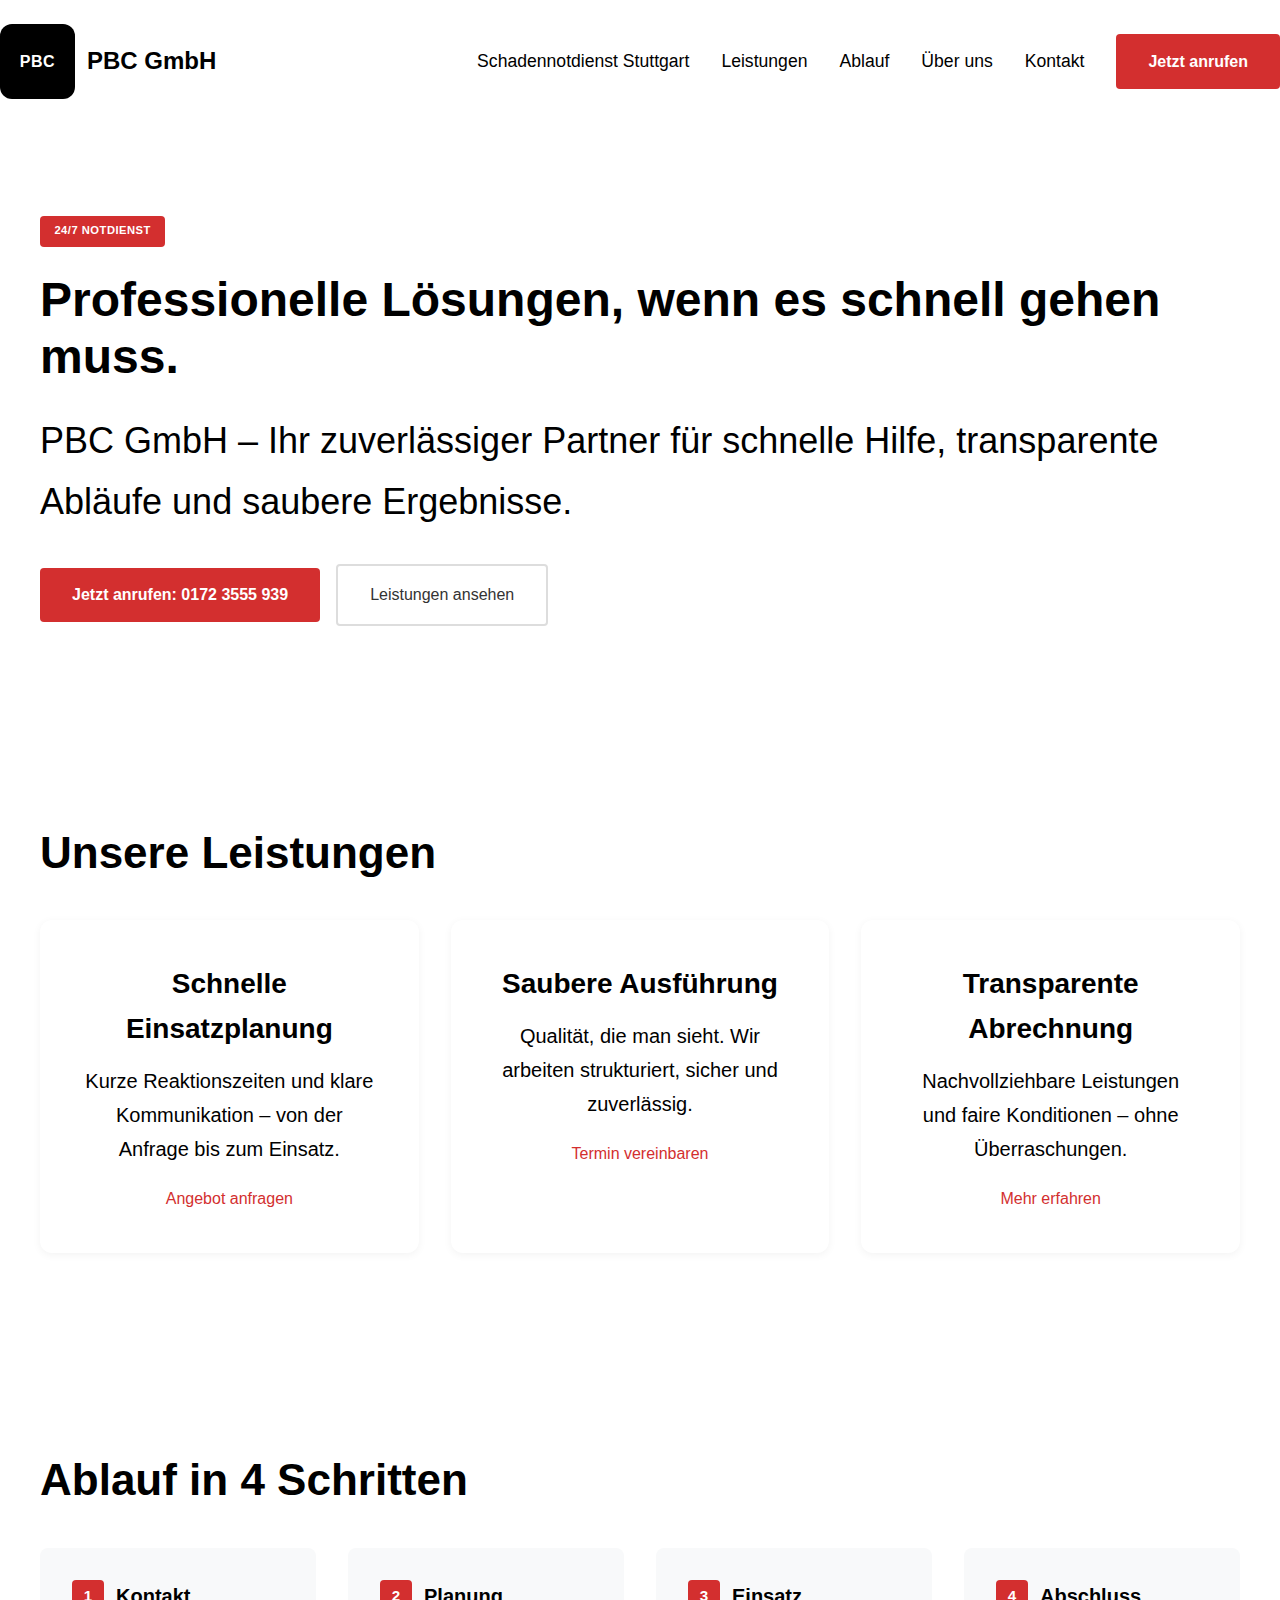
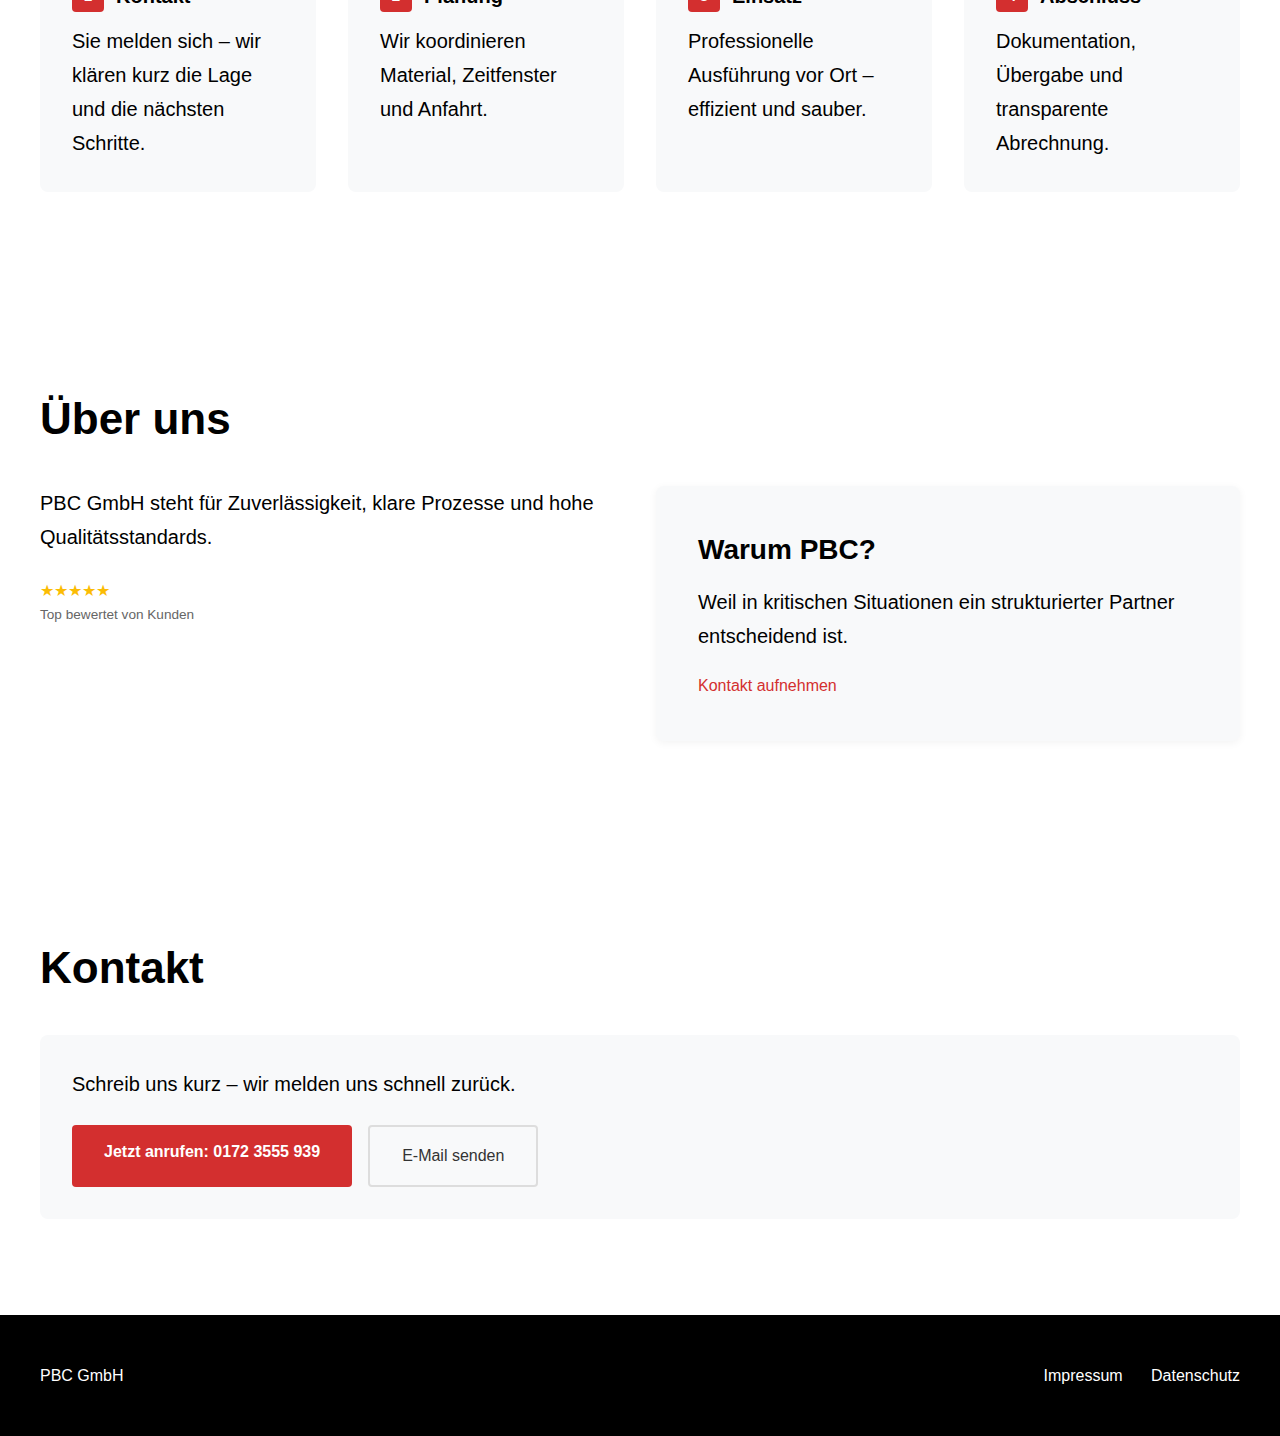
<file: index.html>
<!doctype html>
<html lang="de">
  <head>
    <meta charset="UTF-8" />
    <meta name="viewport" content="width=device-width, initial-scale=1.0" />
    <title>PBC GmbH</title>
    <link rel="stylesheet" href="./styles.css" />
  </head>
  <body>
    <header class="header" id="site-header">
      <div class="container header-content">
        <a class="logo" href="#top" aria-label="PBC GmbH">
          <span class="logo-mark" aria-hidden="true">PBC</span>
          <span class="logo-text">PBC GmbH</span>
        </a>

        <nav class="desktop-nav" aria-label="Hauptnavigation">
          <a class="nav-link" href="/schadennotdienst-stuttgart/">Schadennotdienst Stuttgart</a>
          <a class="nav-link" href="#leistungen">Leistungen</a>
          <a class="nav-link" href="#ablauf">Ablauf</a>
          <a class="nav-link" href="#ueber-uns">Über uns</a>
          <a class="nav-link" href="#kontakt">Kontakt</a>
          <a class="btn btn-primary" href="tel:+491723555939">Jetzt anrufen</a>
        </nav>

        <button class="hamburger" id="hamburger" aria-label="Menü" aria-expanded="false" aria-controls="mobile-menu">
          <span class="bar"></span>
          <span class="bar"></span>
          <span class="bar"></span>
        </button>
      </div>

      <div class="mobile-menu" id="mobile-menu">
        <a class="mobile-link" href="/schadennotdienst-stuttgart/">Schadennotdienst Stuttgart</a>
        <a class="mobile-link" href="#leistungen">Leistungen</a>
        <a class="mobile-link" href="#ablauf">Ablauf</a>
        <a class="mobile-link" href="#ueber-uns">Über uns</a>
        <a class="mobile-link" href="#kontakt">Kontakt</a>
        <div class="mobile-cta">
          <a class="btn btn-primary" href="tel:+491723555939">Jetzt anrufen: 0172 3555 939</a>
        </div>
      </div>
    </header>

    <main id="top">
      <section class="hero section">
        <div class="container">
          <span class="badge">24/7 Notdienst</span>
          <h1>Professionelle Lösungen, wenn es schnell gehen muss.</h1>
          <p class="hero-lead">
            PBC GmbH – Ihr zuverlässiger Partner für schnelle Hilfe, transparente Abläufe und saubere Ergebnisse.
          </p>
          <div class="hero-actions">
            <a class="btn btn-primary" href="tel:+491723555939">Jetzt anrufen: 0172 3555 939</a>
            <a class="btn btn-secondary" href="#leistungen">Leistungen ansehen</a>
          </div>
        </div>
      </section>

      <section class="section" id="leistungen">
        <div class="container">
          <h2>Unsere Leistungen</h2>
          <div class="grid grid-3 services-grid">
            <article class="card service-card">
              <h3>Schnelle Einsatzplanung</h3>
              <p>Kurze Reaktionszeiten und klare Kommunikation – von der Anfrage bis zum Einsatz.</p>
              <a class="text-link" href="#kontakt">Angebot anfragen</a>
            </article>
            <article class="card service-card">
              <h3>Saubere Ausführung</h3>
              <p>Qualität, die man sieht. Wir arbeiten strukturiert, sicher und zuverlässig.</p>
              <a class="text-link" href="#kontakt">Termin vereinbaren</a>
            </article>
            <article class="card service-card">
              <h3>Transparente Abrechnung</h3>
              <p>Nachvollziehbare Leistungen und faire Konditionen – ohne Überraschungen.</p>
              <a class="text-link" href="#kontakt">Mehr erfahren</a>
            </article>
          </div>
        </div>
      </section>

      <section class="section" id="ablauf">
        <div class="container">
          <h2>Ablauf in 4 Schritten</h2>
          <div class="grid grid-4 steps-grid">
            <div class="step-card">
              <div class="step-title"><span class="step-number">1</span><span>Kontakt</span></div>
              <p>Sie melden sich – wir klären kurz die Lage und die nächsten Schritte.</p>
            </div>
            <div class="step-card">
              <div class="step-title"><span class="step-number">2</span><span>Planung</span></div>
              <p>Wir koordinieren Material, Zeitfenster und Anfahrt.</p>
            </div>
            <div class="step-card">
              <div class="step-title"><span class="step-number">3</span><span>Einsatz</span></div>
              <p>Professionelle Ausführung vor Ort – effizient und sauber.</p>
            </div>
            <div class="step-card">
              <div class="step-title"><span class="step-number">4</span><span>Abschluss</span></div>
              <p>Dokumentation, Übergabe und transparente Abrechnung.</p>
            </div>
          </div>
        </div>
      </section>

      <section class="section" id="ueber-uns">
        <div class="container">
          <h2>Über uns</h2>
          <div class="grid grid-2 about-grid">
            <div>
              <p>
                PBC GmbH steht für Zuverlässigkeit, klare Prozesse und hohe Qualitätsstandards.
              </p>
              <div class="ratings">
                <div class="stars" aria-label="Bewertung">★★★★★</div>
                <div class="rating-text">Top bewertet von Kunden</div>
              </div>
            </div>
            <div class="card problem-card">
              <h3>Warum PBC?</h3>
              <p>Weil in kritischen Situationen ein strukturierter Partner entscheidend ist.</p>
              <a class="text-link" href="#kontakt">Kontakt aufnehmen</a>
            </div>
          </div>
        </div>
      </section>

      <section class="section" id="kontakt">
        <div class="container">
          <h2>Kontakt</h2>
          <div class="contact-card">
            <p class="contact-lead">Schreib uns kurz – wir melden uns schnell zurück.</p>
            <div class="contact-actions">
              <a class="btn btn-primary" href="tel:+491723555939">Jetzt anrufen: 0172 3555 939</a>
              <a class="btn btn-secondary" href="mailto:info@pbc-notdienst.de">E-Mail senden</a>
            </div>
          </div>
        </div>
      </section>
    </main>

    <footer class="footer">
      <div class="container footer-content">
        <div class="footer-brand">PBC GmbH</div>
        <div class="footer-links">
          <a href="#">Impressum</a>
          <a href="#">Datenschutz</a>
        </div>
      </div>
    </footer>

    <script src="./script.js"></script>
  </body>
</html>
</file>
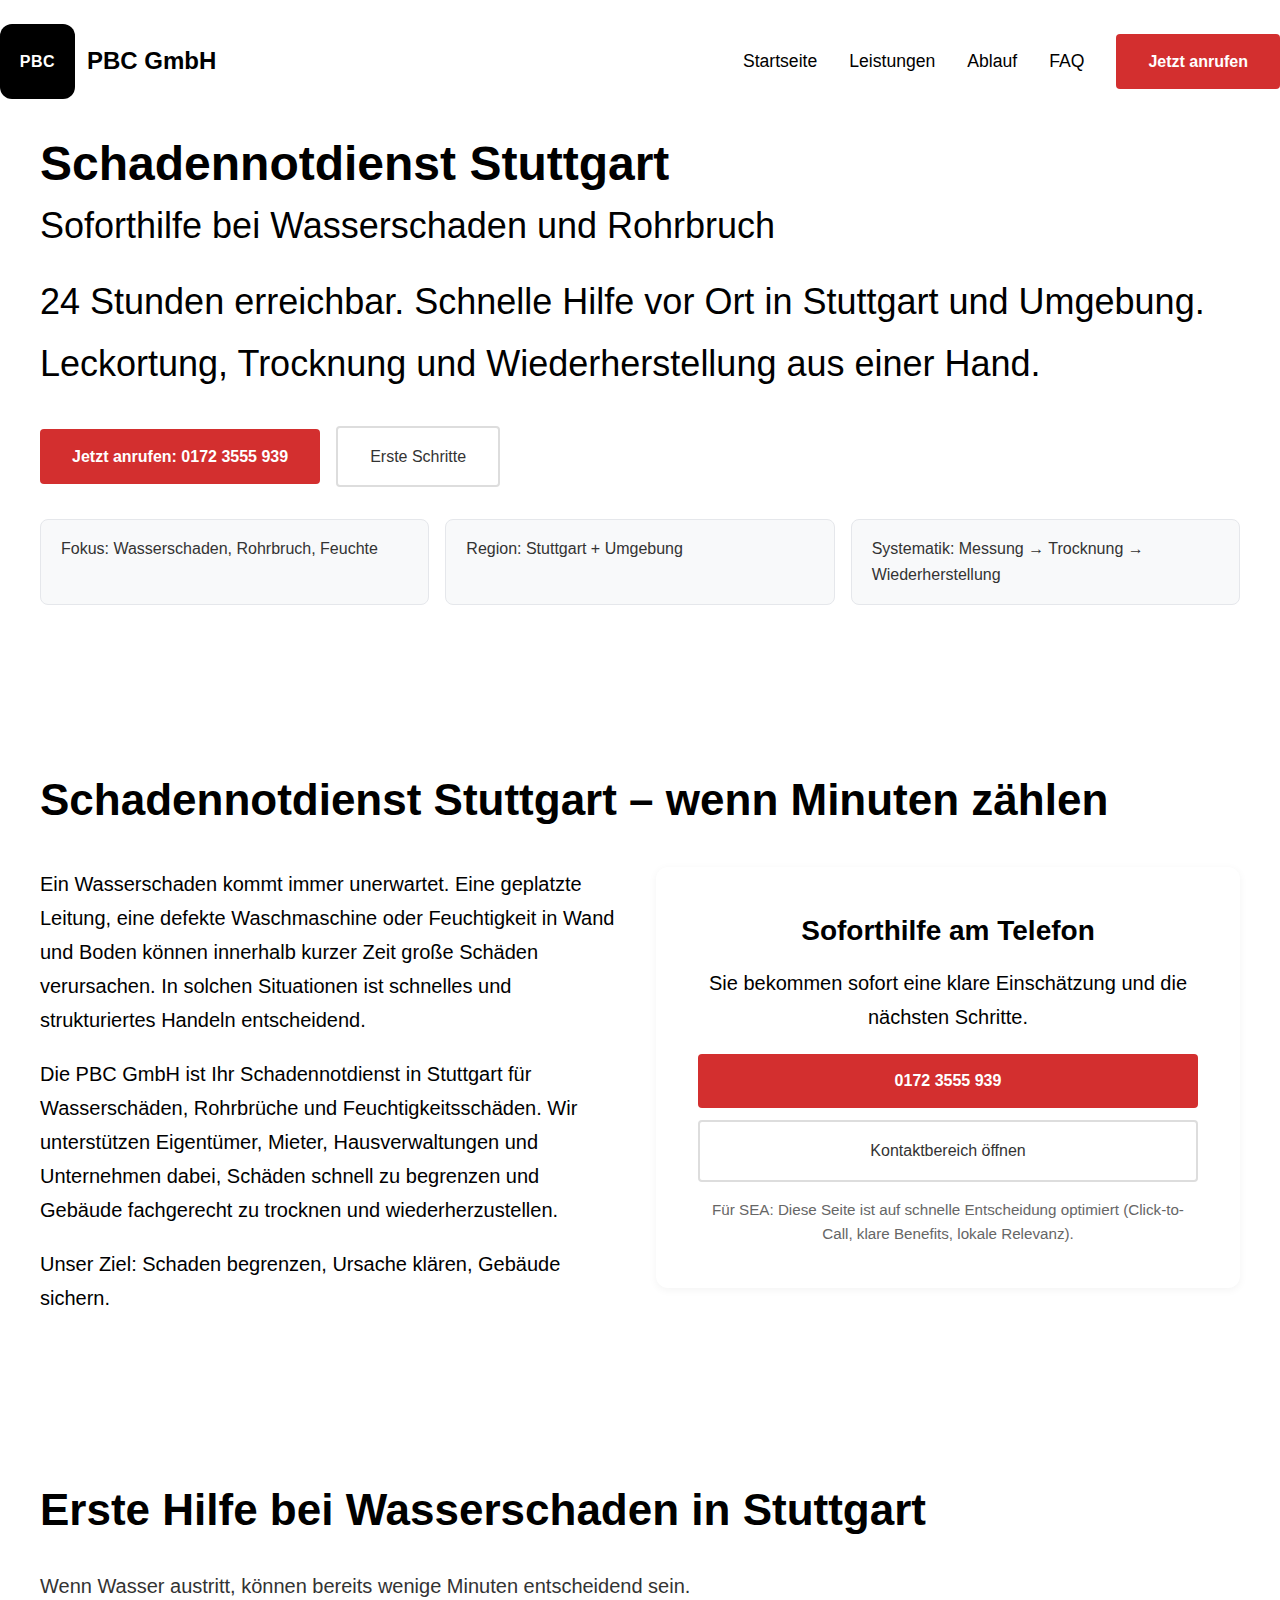
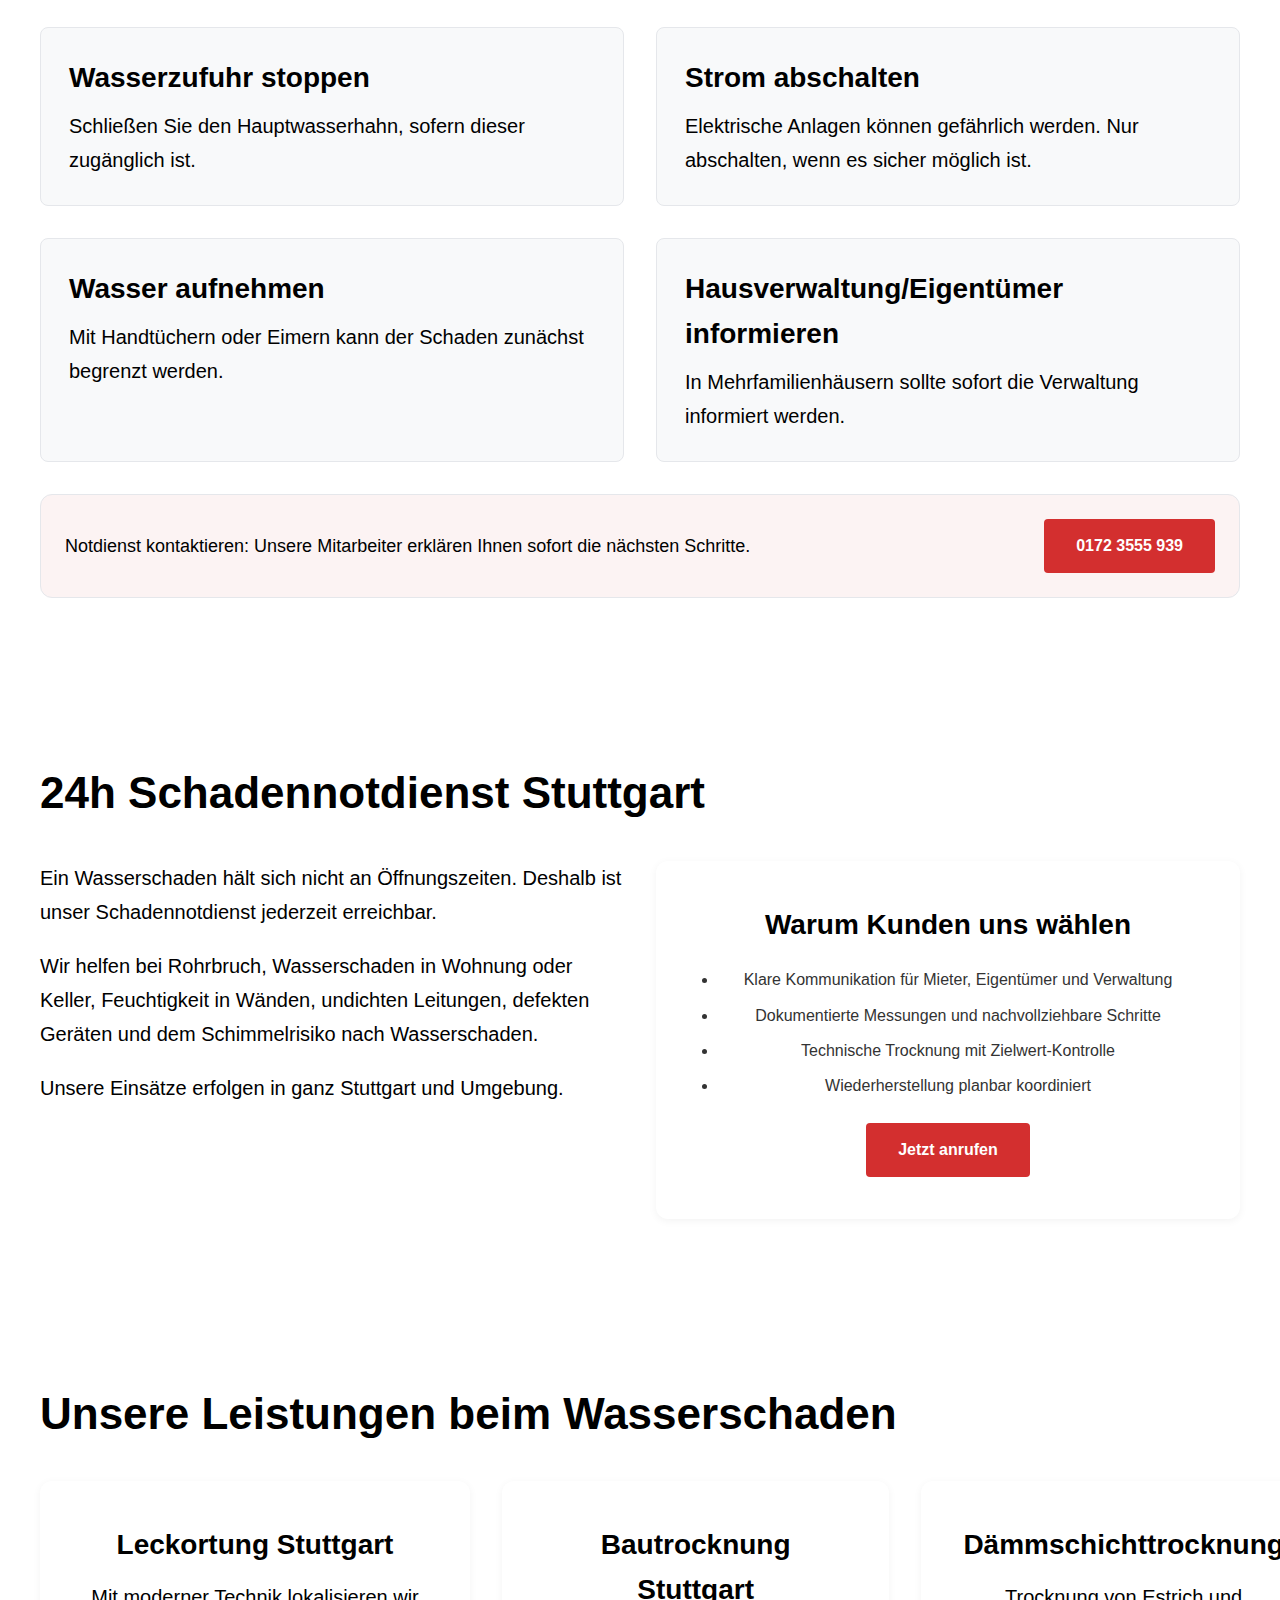
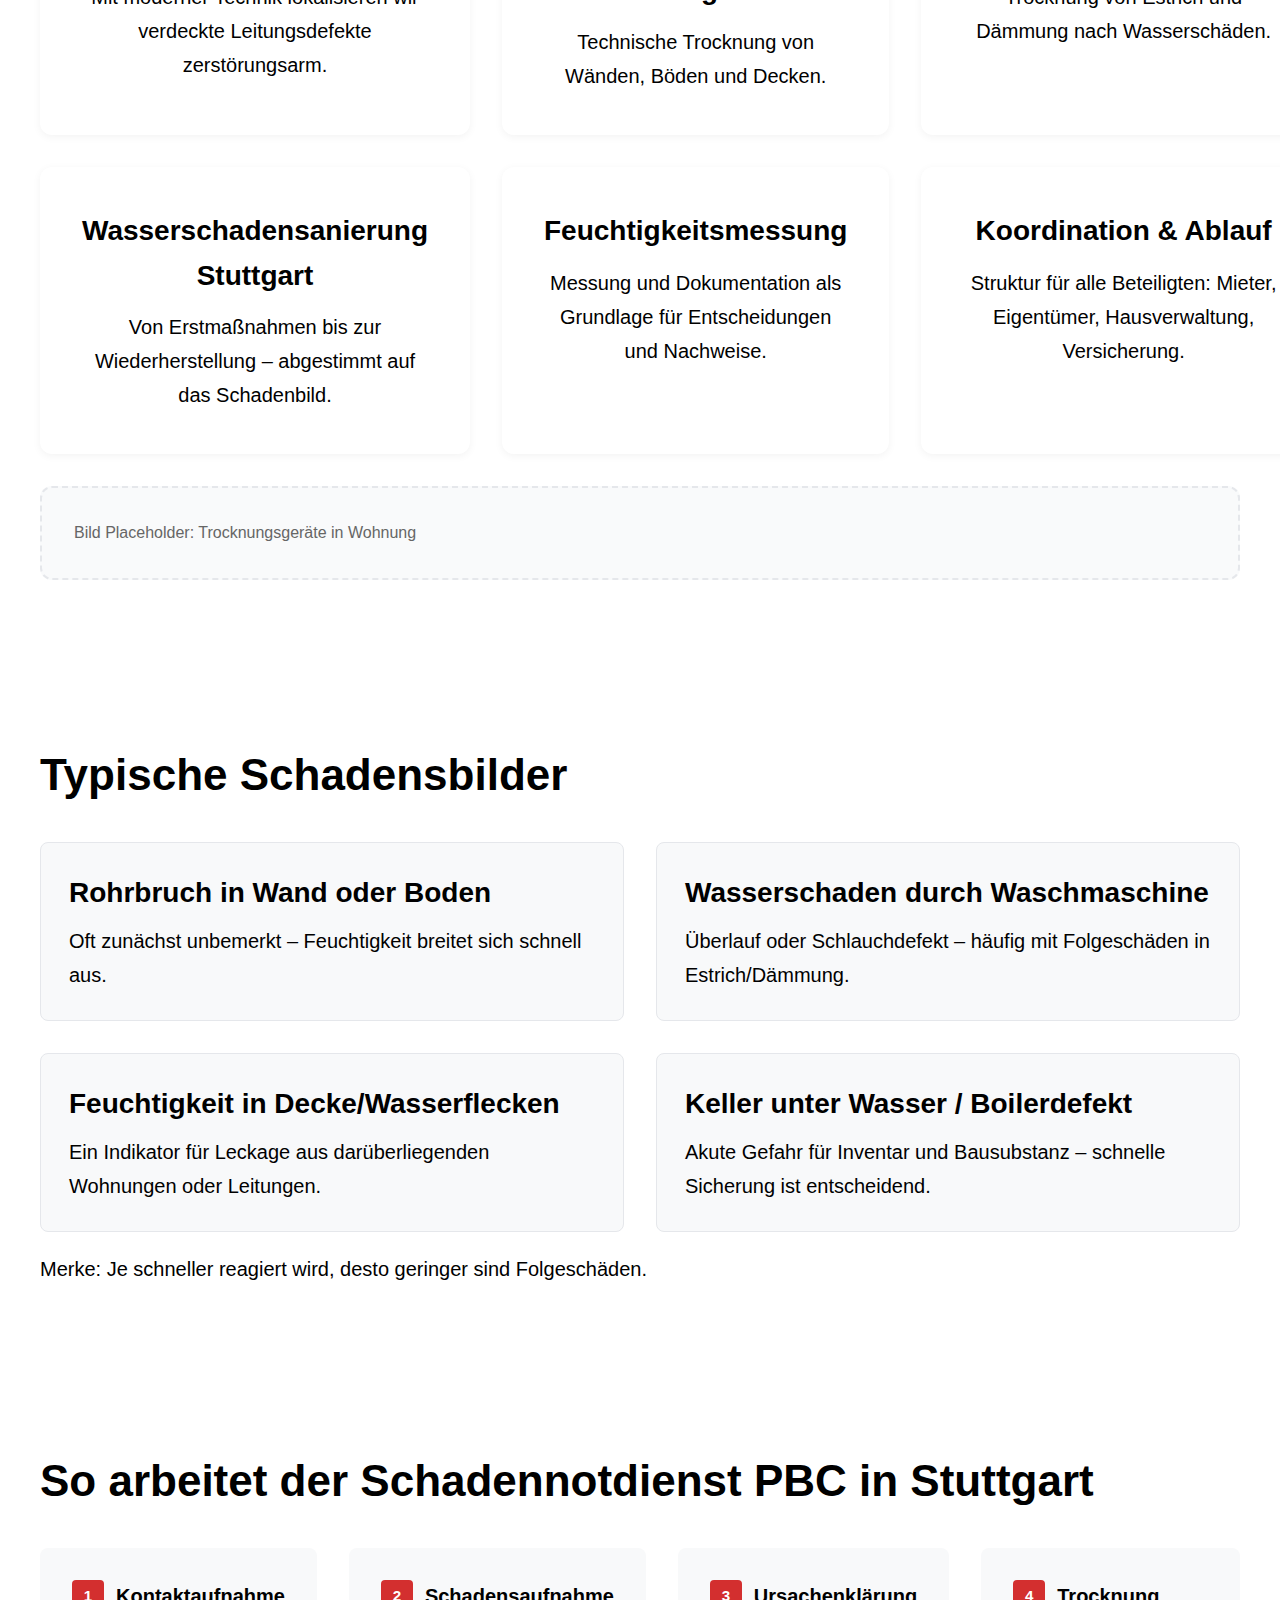
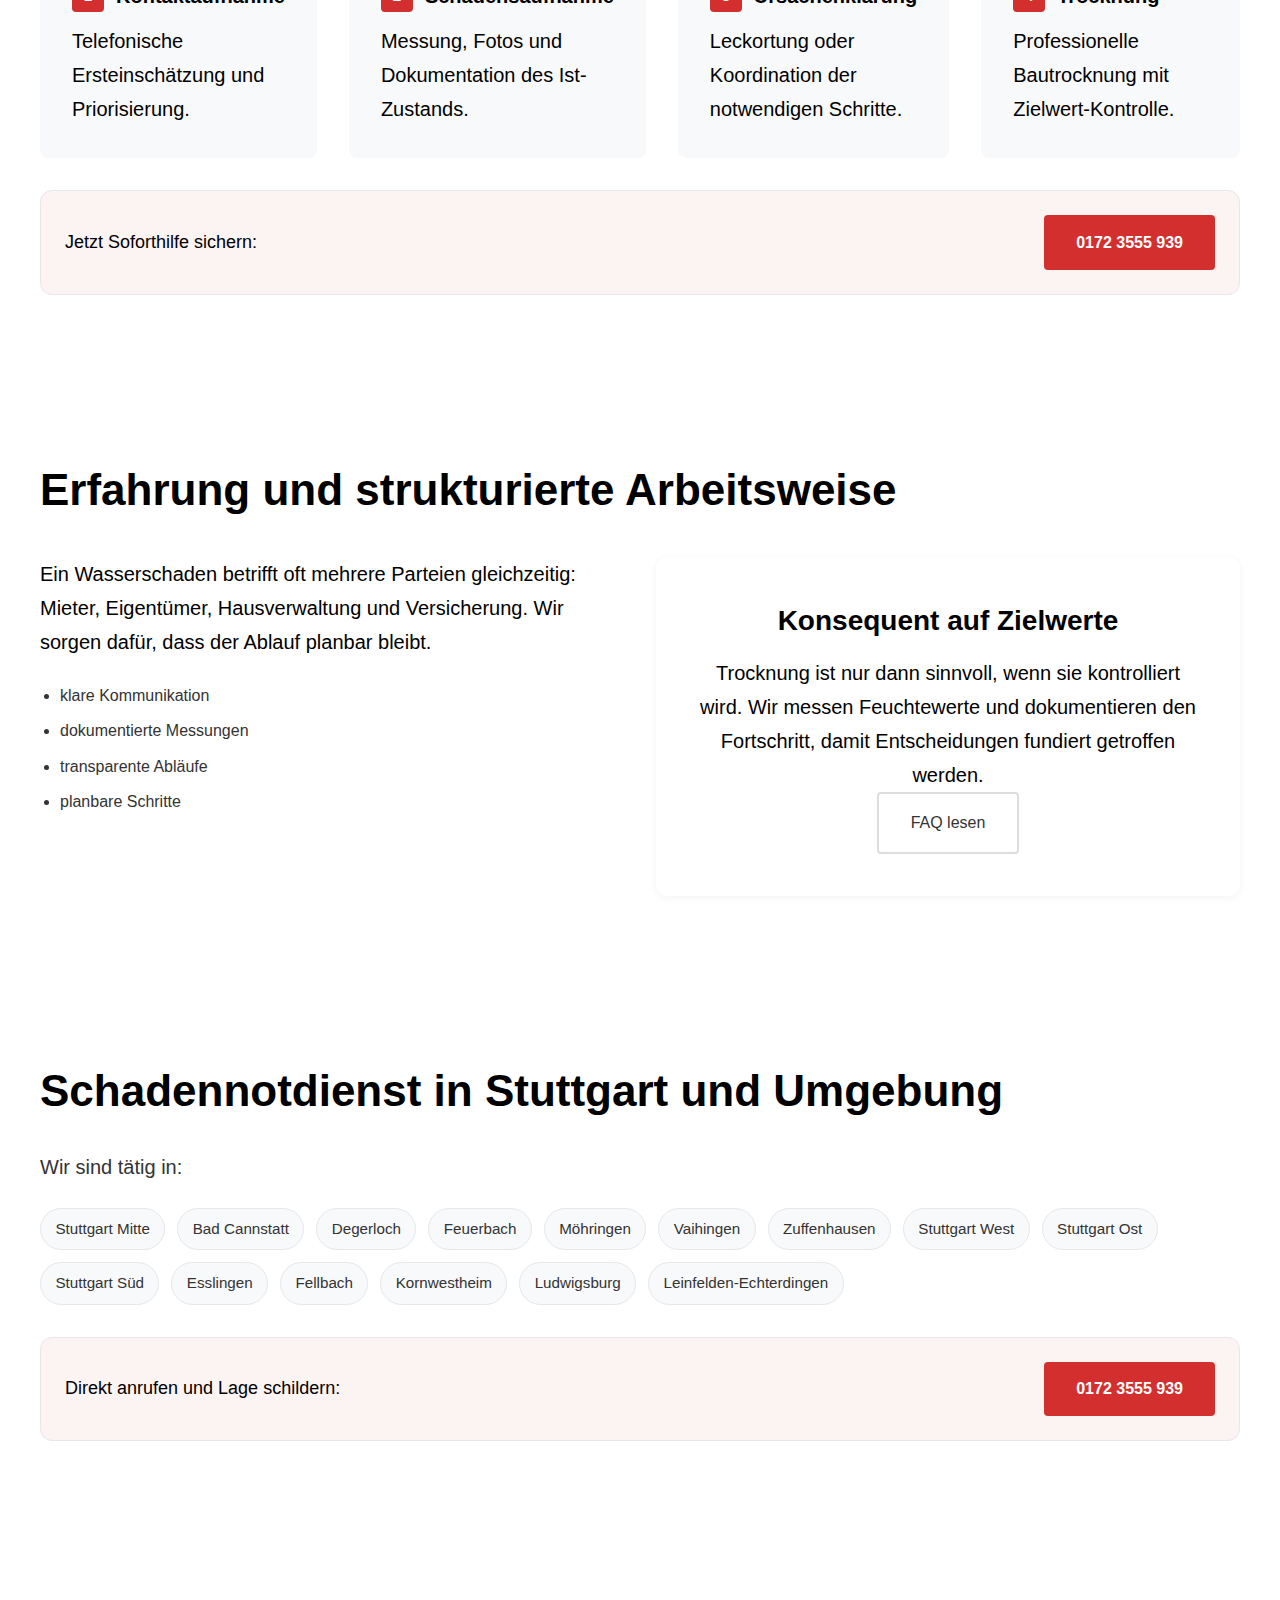
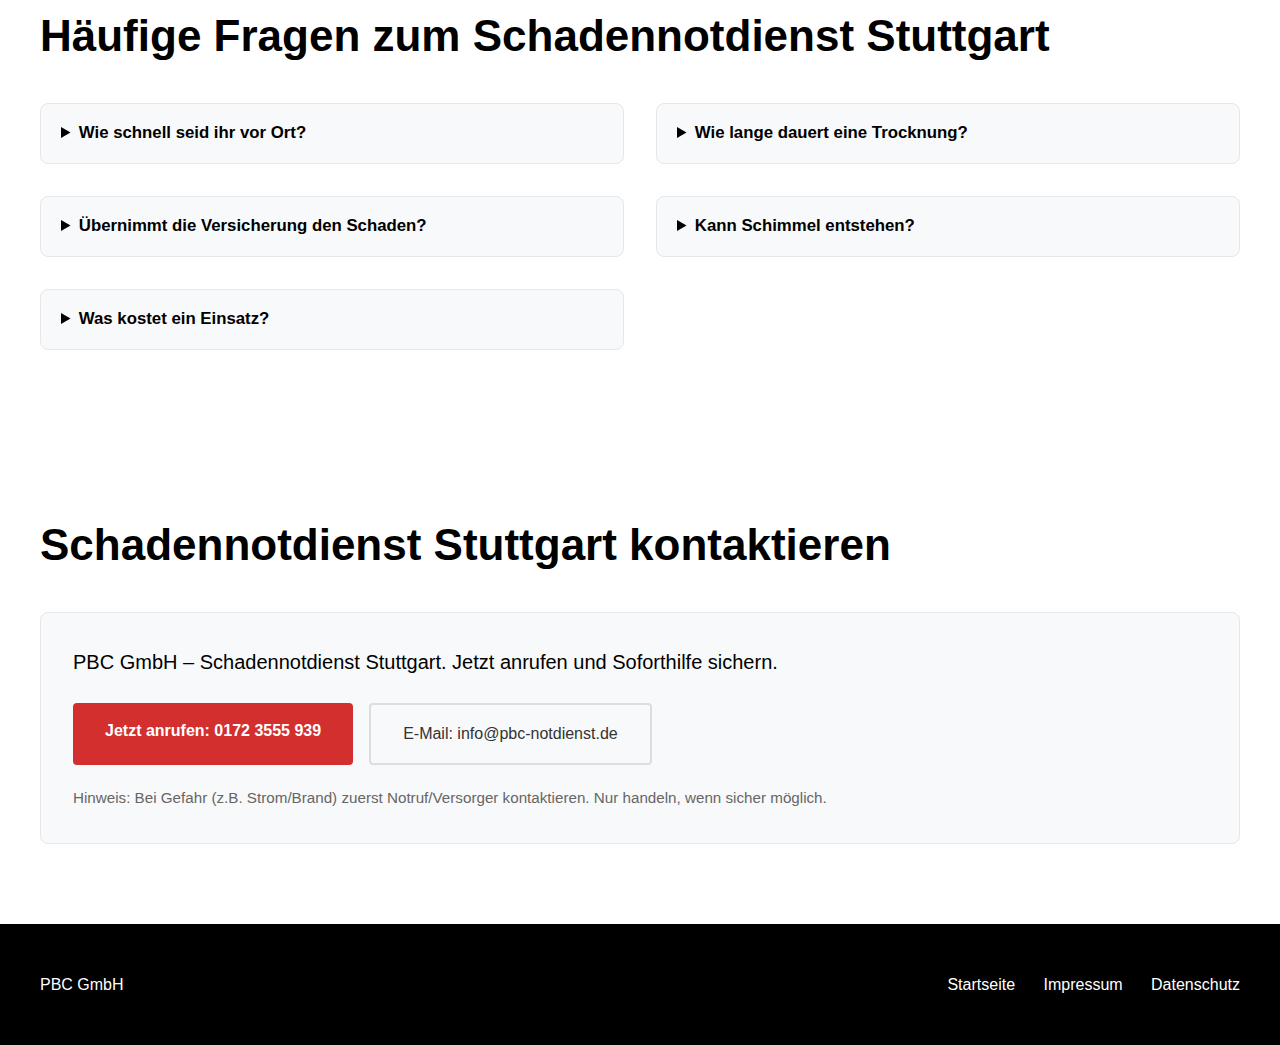
<file: schadennotdienst-stuttgart/index.html>
<!doctype html>
<html lang="de">
  <head>
    <meta charset="UTF-8" />
    <meta name="viewport" content="width=device-width, initial-scale=1.0" />

    <title>Schadennotdienst Stuttgart 24h | Wasserschaden Rohrbruch Hilfe | PBC GmbH</title>
    <meta
      name="description"
      content="Schadennotdienst Stuttgart bei Wasserschaden, Rohrbruch und Feuchtigkeit. 24h erreichbar. Schnelle Hilfe vor Ort. Jetzt anrufen 0172 3555 939."
    />
    <link rel="canonical" href="https://pbc-notdienst.de/schadennotdienst-stuttgart/" />

    <meta property="og:type" content="website" />
    <meta property="og:title" content="Schadennotdienst Stuttgart 24h | PBC GmbH" />
    <meta
      property="og:description"
      content="Soforthilfe bei Wasserschaden und Rohrbruch in Stuttgart. 24h erreichbar. Jetzt anrufen: 0172 3555 939."
    />
    <meta property="og:url" content="https://pbc-notdienst.de/schadennotdienst-stuttgart/" />

    <meta name="twitter:card" content="summary" />
    <meta name="twitter:title" content="Schadennotdienst Stuttgart 24h | PBC GmbH" />
    <meta
      name="twitter:description"
      content="Soforthilfe bei Wasserschaden und Rohrbruch in Stuttgart. 24h erreichbar. 0172 3555 939."
    />

    <link rel="stylesheet" href="../styles.css" />

    <script type="application/ld+json">
      {
        "@context": "https://schema.org",
        "@type": "LocalBusiness",
        "name": "PBC GmbH",
        "url": "https://pbc-notdienst.de/",
        "telephone": "+491723555939",
        "areaServed": [
          {
            "@type": "City",
            "name": "Stuttgart"
          }
        ],
        "description": "Schadennotdienst Stuttgart für Wasserschaden, Rohrbruch und Feuchtigkeitsschäden. 24h erreichbar.",
        "makesOffer": [
          {
            "@type": "Offer",
            "itemOffered": {
              "@type": "Service",
              "name": "Leckortung Stuttgart",
              "serviceType": "Leckortung"
            }
          },
          {
            "@type": "Offer",
            "itemOffered": {
              "@type": "Service",
              "name": "Bautrocknung Stuttgart",
              "serviceType": "Bautrocknung"
            }
          },
          {
            "@type": "Offer",
            "itemOffered": {
              "@type": "Service",
              "name": "Wasserschadensanierung Stuttgart",
              "serviceType": "Sanierung"
            }
          }
        ]
      }
    </script>

    <script type="application/ld+json">
      {
        "@context": "https://schema.org",
        "@type": "BreadcrumbList",
        "itemListElement": [
          {
            "@type": "ListItem",
            "position": 1,
            "name": "Startseite",
            "item": "https://pbc-notdienst.de/"
          },
          {
            "@type": "ListItem",
            "position": 2,
            "name": "Schadennotdienst Stuttgart",
            "item": "https://pbc-notdienst.de/schadennotdienst-stuttgart/"
          }
        ]
      }
    </script>

    <script type="application/ld+json">
      {
        "@context": "https://schema.org",
        "@type": "FAQPage",
        "mainEntity": [
          {
            "@type": "Question",
            "name": "Wie schnell seid ihr vor Ort?",
            "acceptedAnswer": {
              "@type": "Answer",
              "text": "Je nach Einsatzlage nennen wir Ihnen am Telefon sofort eine realistische Einschätzung und koordinieren den schnellstmöglichen Vor-Ort-Termin in Stuttgart und Umgebung."
            }
          },
          {
            "@type": "Question",
            "name": "Wie lange dauert eine Trocknung?",
            "acceptedAnswer": {
              "@type": "Answer",
              "text": "Je nach Schadenbild dauert die technische Trocknung mehrere Tage bis Wochen. Wir messen, dokumentieren und passen den Prozess an, bis Zielwerte erreicht sind."
            }
          },
          {
            "@type": "Question",
            "name": "Übernimmt die Versicherung den Schaden?",
            "acceptedAnswer": {
              "@type": "Answer",
              "text": "In vielen Fällen ja. Wir unterstützen durch nachvollziehbare Dokumentation (Messwerte, Fotos, Leistungsübersicht), damit Hausverwaltung und Versicherung zügig entscheiden können."
            }
          },
          {
            "@type": "Question",
            "name": "Kann Schimmel entstehen?",
            "acceptedAnswer": {
              "@type": "Answer",
              "text": "Ja. Deshalb sind schnelle Erstmaßnahmen, konsequente Trocknung und Kontrolle der Feuchtewerte entscheidend."
            }
          },
          {
            "@type": "Question",
            "name": "Was kostet ein Einsatz?",
            "acceptedAnswer": {
              "@type": "Answer",
              "text": "Die Kosten hängen vom Umfang ab. Wir erklären Ihnen transparent die nächsten Schritte und erstellen auf Wunsch eine klare Leistungsübersicht für Verwaltung und Versicherung."
            }
          }
        ]
      }
    </script>
  </head>
  <body>
    <header class="header" id="site-header">
      <div class="container header-content">
        <a class="logo" href="/" aria-label="PBC GmbH">
          <span class="logo-mark" aria-hidden="true">PBC</span>
          <span class="logo-text">PBC GmbH</span>
        </a>

        <nav class="desktop-nav" aria-label="Hauptnavigation">
          <a class="nav-link" href="/">Startseite</a>
          <a class="nav-link" href="#leistungen">Leistungen</a>
          <a class="nav-link" href="#ablauf">Ablauf</a>
          <a class="nav-link" href="#faq">FAQ</a>
          <a class="btn btn-primary" href="tel:+491723555939">Jetzt anrufen</a>
        </nav>

        <button class="hamburger" id="hamburger" aria-label="Menü" aria-expanded="false" aria-controls="mobile-menu">
          <span class="bar"></span>
          <span class="bar"></span>
          <span class="bar"></span>
        </button>
      </div>

      <div class="mobile-menu" id="mobile-menu">
        <a class="mobile-link" href="/">Startseite</a>
        <a class="mobile-link" href="#leistungen">Leistungen</a>
        <a class="mobile-link" href="#ablauf">Ablauf</a>
        <a class="mobile-link" href="#faq">FAQ</a>
        <div class="mobile-cta">
          <a class="btn btn-primary" href="tel:+491723555939">Jetzt anrufen: 0172 3555 939</a>
        </div>
      </div>
    </header>

    <main id="top" class="seo-page">
      <section class="hero section seo-hero">
        <div class="container">
          <span class="badge">24/7 erreichbar</span>
          <h1>
            Schadennotdienst Stuttgart
            <span class="seo-h1-sub">Soforthilfe bei Wasserschaden und Rohrbruch</span>
          </h1>
          <p class="hero-lead">
            24 Stunden erreichbar. Schnelle Hilfe vor Ort in Stuttgart und Umgebung. Leckortung, Trocknung und Wiederherstellung aus einer Hand.
          </p>
          <div class="hero-actions">
            <a class="btn btn-primary" href="tel:+491723555939">Jetzt anrufen: 0172 3555 939</a>
            <a class="btn btn-secondary" href="#notfall">Erste Schritte</a>
          </div>
          <div class="trust-row" aria-label="Vertrauenssignale">
            <div class="trust-item"><strong>Fokus:</strong> Wasserschaden, Rohrbruch, Feuchte</div>
            <div class="trust-item"><strong>Region:</strong> Stuttgart + Umgebung</div>
            <div class="trust-item"><strong>Systematik:</strong> Messung → Trocknung → Wiederherstellung</div>
          </div>
        </div>
      </section>

      <section class="section seo-intro" id="intro">
        <div class="container">
          <h2>Schadennotdienst Stuttgart – wenn Minuten zählen</h2>
          <div class="grid grid-2 seo-split">
            <div>
              <p>
                Ein Wasserschaden kommt immer unerwartet. Eine geplatzte Leitung, eine defekte Waschmaschine oder Feuchtigkeit in Wand und Boden
                können innerhalb kurzer Zeit große Schäden verursachen. In solchen Situationen ist schnelles und strukturiertes Handeln entscheidend.
              </p>
              <p class="seo-paragraph-spacer">
                Die PBC GmbH ist Ihr Schadennotdienst in Stuttgart für Wasserschäden, Rohrbrüche und Feuchtigkeitsschäden. Wir unterstützen Eigentümer,
                Mieter, Hausverwaltungen und Unternehmen dabei, Schäden schnell zu begrenzen und Gebäude fachgerecht zu trocknen und wiederherzustellen.
              </p>
              <p class="seo-paragraph-spacer"><strong>Unser Ziel:</strong> Schaden begrenzen, Ursache klären, Gebäude sichern.</p>
            </div>
            <div class="card seo-side-cta">
              <h3>Soforthilfe am Telefon</h3>
              <p>
                Sie bekommen sofort eine klare Einschätzung und die nächsten Schritte.
              </p>
              <div class="seo-cta-stack">
                <a class="btn btn-primary" href="tel:+491723555939">0172 3555 939</a>
                <a class="btn btn-secondary" href="#kontakt">Kontaktbereich öffnen</a>
              </div>
              <div class="seo-note">
                Für SEA: Diese Seite ist auf schnelle Entscheidung optimiert (Click-to-Call, klare Benefits, lokale Relevanz).
              </div>
            </div>
          </div>
        </div>
      </section>

      <section class="section" id="notfall">
        <div class="container">
          <h2>Erste Hilfe bei Wasserschaden in Stuttgart</h2>
          <p class="seo-lead">
            Wenn Wasser austritt, können bereits wenige Minuten entscheidend sein.
          </p>
          <div class="grid grid-2 seo-list-grid">
            <div class="seo-check-card">
              <h3>Wasserzufuhr stoppen</h3>
              <p>Schließen Sie den Hauptwasserhahn, sofern dieser zugänglich ist.</p>
            </div>
            <div class="seo-check-card">
              <h3>Strom abschalten</h3>
              <p>Elektrische Anlagen können gefährlich werden. Nur abschalten, wenn es sicher möglich ist.</p>
            </div>
            <div class="seo-check-card">
              <h3>Wasser aufnehmen</h3>
              <p>Mit Handtüchern oder Eimern kann der Schaden zunächst begrenzt werden.</p>
            </div>
            <div class="seo-check-card">
              <h3>Hausverwaltung/Eigentümer informieren</h3>
              <p>In Mehrfamilienhäusern sollte sofort die Verwaltung informiert werden.</p>
            </div>
          </div>
          <div class="seo-inline-cta">
            <div class="seo-inline-cta-text">Notdienst kontaktieren: Unsere Mitarbeiter erklären Ihnen sofort die nächsten Schritte.</div>
            <a class="btn btn-primary" href="tel:+491723555939">0172 3555 939</a>
          </div>
        </div>
      </section>

      <section class="section seo-highlight" id="notdienst">
        <div class="container">
          <h2>24h Schadennotdienst Stuttgart</h2>
          <div class="grid grid-2 seo-split">
            <div>
              <p>
                Ein Wasserschaden hält sich nicht an Öffnungszeiten. Deshalb ist unser Schadennotdienst jederzeit erreichbar.
              </p>
              <p class="seo-paragraph-spacer">
                Wir helfen bei Rohrbruch, Wasserschaden in Wohnung oder Keller, Feuchtigkeit in Wänden, undichten Leitungen, defekten Geräten und dem
                Schimmelrisiko nach Wasserschaden.
              </p>
              <p class="seo-paragraph-spacer">
                Unsere Einsätze erfolgen in ganz Stuttgart und Umgebung.
              </p>
            </div>
            <div class="card seo-benefits">
              <h3>Warum Kunden uns wählen</h3>
              <ul class="seo-ul">
                <li>Klare Kommunikation für Mieter, Eigentümer und Verwaltung</li>
                <li>Dokumentierte Messungen und nachvollziehbare Schritte</li>
                <li>Technische Trocknung mit Zielwert-Kontrolle</li>
                <li>Wiederherstellung planbar koordiniert</li>
              </ul>
              <a class="btn btn-primary" href="tel:+491723555939">Jetzt anrufen</a>
            </div>
          </div>
        </div>
      </section>

      <section class="section" id="leistungen">
        <div class="container">
          <h2>Unsere Leistungen beim Wasserschaden</h2>
          <div class="grid grid-3">
            <article class="card service-card">
              <h3>Leckortung Stuttgart</h3>
              <p>Mit moderner Technik lokalisieren wir verdeckte Leitungsdefekte zerstörungsarm.</p>
            </article>
            <article class="card service-card">
              <h3>Bautrocknung Stuttgart</h3>
              <p>Technische Trocknung von Wänden, Böden und Decken.</p>
            </article>
            <article class="card service-card">
              <h3>Dämmschichttrocknung</h3>
              <p>Trocknung von Estrich und Dämmung nach Wasserschäden.</p>
            </article>
            <article class="card service-card">
              <h3>Wasserschadensanierung Stuttgart</h3>
              <p>Von Erstmaßnahmen bis zur Wiederherstellung – abgestimmt auf das Schadenbild.</p>
            </article>
            <article class="card service-card">
              <h3>Feuchtigkeitsmessung</h3>
              <p>Messung und Dokumentation als Grundlage für Entscheidungen und Nachweise.</p>
            </article>
            <article class="card service-card">
              <h3>Koordination & Ablauf</h3>
              <p>Struktur für alle Beteiligten: Mieter, Eigentümer, Hausverwaltung, Versicherung.</p>
            </article>
          </div>
          <div class="seo-image-placeholder" aria-label="Bild Platzhalter">
            Bild Placeholder: Trocknungsgeräte in Wohnung
          </div>
        </div>
      </section>

      <section class="section" id="schadensbilder">
        <div class="container">
          <h2>Typische Schadensbilder</h2>
          <div class="grid grid-2 seo-list-grid">
            <div class="seo-check-card">
              <h3>Rohrbruch in Wand oder Boden</h3>
              <p>Oft zunächst unbemerkt – Feuchtigkeit breitet sich schnell aus.</p>
            </div>
            <div class="seo-check-card">
              <h3>Wasserschaden durch Waschmaschine</h3>
              <p>Überlauf oder Schlauchdefekt – häufig mit Folgeschäden in Estrich/Dämmung.</p>
            </div>
            <div class="seo-check-card">
              <h3>Feuchtigkeit in Decke/Wasserflecken</h3>
              <p>Ein Indikator für Leckage aus darüberliegenden Wohnungen oder Leitungen.</p>
            </div>
            <div class="seo-check-card">
              <h3>Keller unter Wasser / Boilerdefekt</h3>
              <p>Akute Gefahr für Inventar und Bausubstanz – schnelle Sicherung ist entscheidend.</p>
            </div>
          </div>
          <p class="seo-paragraph-spacer"><strong>Merke:</strong> Je schneller reagiert wird, desto geringer sind Folgeschäden.</p>
        </div>
      </section>

      <section class="section" id="ablauf">
        <div class="container">
          <h2>So arbeitet der Schadennotdienst PBC in Stuttgart</h2>
          <div class="grid grid-4 steps-grid">
            <div class="step-card">
              <div class="step-title"><span class="step-number">1</span><span>Kontaktaufnahme</span></div>
              <p>Telefonische Ersteinschätzung und Priorisierung.</p>
            </div>
            <div class="step-card">
              <div class="step-title"><span class="step-number">2</span><span>Schadensaufnahme</span></div>
              <p>Messung, Fotos und Dokumentation des Ist-Zustands.</p>
            </div>
            <div class="step-card">
              <div class="step-title"><span class="step-number">3</span><span>Ursachenklärung</span></div>
              <p>Leckortung oder Koordination der notwendigen Schritte.</p>
            </div>
            <div class="step-card">
              <div class="step-title"><span class="step-number">4</span><span>Trocknung</span></div>
              <p>Professionelle Bautrocknung mit Zielwert-Kontrolle.</p>
            </div>
          </div>
          <div class="seo-inline-cta">
            <div class="seo-inline-cta-text">Jetzt Soforthilfe sichern:</div>
            <a class="btn btn-primary" href="tel:+491723555939">0172 3555 939</a>
          </div>
        </div>
      </section>

      <section class="section" id="vertrauen">
        <div class="container">
          <h2>Erfahrung und strukturierte Arbeitsweise</h2>
          <div class="grid grid-2 seo-split">
            <div>
              <p>
                Ein Wasserschaden betrifft oft mehrere Parteien gleichzeitig: Mieter, Eigentümer, Hausverwaltung und Versicherung. Wir sorgen dafür,
                dass der Ablauf planbar bleibt.
              </p>
              <ul class="seo-ul seo-ul-spaced">
                <li>klare Kommunikation</li>
                <li>dokumentierte Messungen</li>
                <li>transparente Abläufe</li>
                <li>planbare Schritte</li>
              </ul>
            </div>
            <div class="card seo-proof">
              <h3>Konsequent auf Zielwerte</h3>
              <p>
                Trocknung ist nur dann sinnvoll, wenn sie kontrolliert wird. Wir messen Feuchtewerte und dokumentieren den Fortschritt, damit Entscheidungen
                fundiert getroffen werden.
              </p>
              <a class="btn btn-secondary" href="#faq">FAQ lesen</a>
            </div>
          </div>
        </div>
      </section>

      <section class="section" id="lokal">
        <div class="container">
          <h2>Schadennotdienst in Stuttgart und Umgebung</h2>
          <p class="seo-lead">Wir sind tätig in:</p>
          <div class="seo-locations" aria-label="Einsatzgebiete">
            <span>Stuttgart Mitte</span>
            <span>Bad Cannstatt</span>
            <span>Degerloch</span>
            <span>Feuerbach</span>
            <span>Möhringen</span>
            <span>Vaihingen</span>
            <span>Zuffenhausen</span>
            <span>Stuttgart West</span>
            <span>Stuttgart Ost</span>
            <span>Stuttgart Süd</span>
            <span>Esslingen</span>
            <span>Fellbach</span>
            <span>Kornwestheim</span>
            <span>Ludwigsburg</span>
            <span>Leinfelden-Echterdingen</span>
          </div>
          <div class="seo-inline-cta">
            <div class="seo-inline-cta-text">Direkt anrufen und Lage schildern:</div>
            <a class="btn btn-primary" href="tel:+491723555939">0172 3555 939</a>
          </div>
        </div>
      </section>

      <section class="section" id="faq">
        <div class="container">
          <h2>Häufige Fragen zum Schadennotdienst Stuttgart</h2>
          <div class="grid grid-2 seo-faq">
            <details class="seo-faq-item">
              <summary>Wie schnell seid ihr vor Ort?</summary>
              <p>Je nach Einsatzlage nennen wir Ihnen am Telefon sofort eine realistische Einschätzung.</p>
            </details>
            <details class="seo-faq-item">
              <summary>Wie lange dauert eine Trocknung?</summary>
              <p>Je nach Schaden mehrere Tage bis Wochen.</p>
            </details>
            <details class="seo-faq-item">
              <summary>Übernimmt die Versicherung den Schaden?</summary>
              <p>In vielen Fällen ja. Wir unterstützen bei der Dokumentation.</p>
            </details>
            <details class="seo-faq-item">
              <summary>Kann Schimmel entstehen?</summary>
              <p>Ja. Deshalb ist schnelle Trocknung entscheidend.</p>
            </details>
            <details class="seo-faq-item">
              <summary>Was kostet ein Einsatz?</summary>
              <p>Das hängt vom Schaden ab. Wir erklären die nächsten Schritte vor Ort transparent.</p>
            </details>
          </div>
        </div>
      </section>

      <section class="section" id="kontakt">
        <div class="container">
          <h2>Schadennotdienst Stuttgart kontaktieren</h2>
          <div class="contact-card seo-contact">
            <p class="contact-lead">
              PBC GmbH – Schadennotdienst Stuttgart. Jetzt anrufen und Soforthilfe sichern.
            </p>
            <div class="contact-actions">
              <a class="btn btn-primary" href="tel:+491723555939">Jetzt anrufen: 0172 3555 939</a>
              <a class="btn btn-secondary" href="mailto:info@pbc-notdienst.de">E-Mail: info@pbc-notdienst.de</a>
            </div>
            <p class="seo-disclaimer">Hinweis: Bei Gefahr (z.B. Strom/Brand) zuerst Notruf/Versorger kontaktieren. Nur handeln, wenn sicher möglich.</p>
          </div>
        </div>
      </section>
    </main>

    <footer class="footer">
      <div class="container footer-content">
        <div class="footer-brand">PBC GmbH</div>
        <div class="footer-links">
          <a href="/">Startseite</a>
          <a href="#">Impressum</a>
          <a href="#">Datenschutz</a>
        </div>
      </div>
    </footer>

    <script src="../script.js"></script>
  </body>
</html>
</file>
<file: styles.css>
:root {
  --color-primary: #d32f2f;
  --color-primary-dark: #b71c1c;
  --color-text: #000000;
  --color-white: #ffffff;

  --color-text-dark: #333333;
  --color-text-mid: #666666;
  --color-bg-light: #f8f9fa;
  --color-bg-verylight: #f9fafb;

  --color-border: #e5e7eb;
  --shadow-primary: rgba(211, 47, 47, 0.35);

  --radius-btn: 4px;
  --radius-card: 12px;

  --container-pad-desktop: 40px;
  --container-pad-mobile: 20px;

  --transition: all 0.3s ease;
}

* {
  box-sizing: border-box;
}

html,
body {
  margin: 0;
  padding: 0;
}

body {
  font-family: "Avenir LT Book", sans-serif;
  color: var(--color-text);
  background: var(--color-white);
  font-weight: 300;
  line-height: 1.6;
}

a {
  color: inherit;
  text-decoration: none;
}

.container {
  max-width: none;
  margin: 0;
  padding: 0 var(--container-pad-desktop);
}

.section {
  padding: 6rem 0;
}

h1,
h2,
h3 {
  margin: 0;
}

h1 {
  font-size: 3rem;
  font-weight: 700;
  line-height: 1.2;
  color: var(--color-text);
  margin-bottom: 1.5rem;
}

h2 {
  font-size: 2.75rem;
  font-weight: 700;
  color: var(--color-text);
  margin-bottom: 2rem;
}

h3 {
  font-size: 1.75rem;
  font-weight: 700;
  color: var(--color-text);
  margin-bottom: 0.75rem;
}

p {
  margin: 0;
  font-size: 1.25rem;
  font-weight: 300;
  line-height: 1.7;
}

.badge {
  background: var(--color-primary);
  color: var(--color-white);
  padding: 0.4rem 0.9rem;
  font-size: 0.7rem;
  font-weight: 700;
  text-transform: uppercase;
  letter-spacing: 0.5px;
  border-radius: 4px;
  display: inline-block;
  margin-bottom: 1.5rem;
}

.header {
  position: fixed;
  top: 0;
  left: 0;
  right: 0;
  background: var(--color-white);
  z-index: 1000;
  border-bottom: 1px solid transparent;
}

.header.scrolled {
  background-color: rgba(255, 255, 255, 0.8);
  backdrop-filter: blur(10px);
  border-bottom: none;
}

.header-content {
  display: flex;
  justify-content: space-between;
  align-items: center;
  padding: 1.5rem 0;
}

.logo {
  display: flex;
  align-items: center;
  gap: 0.75rem;
}

.logo-mark {
  height: 75px;
  width: 75px;
  display: inline-flex;
  align-items: center;
  justify-content: center;
  flex-shrink: 0;
  border-radius: 12px;
  background: var(--color-text);
  color: var(--color-white);
  font-weight: 700;
  letter-spacing: 0.5px;
}

.logo-text {
  font-size: 1.5rem;
  font-weight: 700;
  color: var(--color-text);
}

.desktop-nav {
  display: flex;
  align-items: center;
  gap: 2rem;
}

.nav-link {
  font-size: 1.1rem;
  font-weight: 400;
  color: var(--color-text);
  transition: color 0.3s ease;
}

.nav-link:hover {
  color: var(--color-primary);
}

.btn {
  display: inline-block;
  border-radius: var(--radius-btn);
  font-size: 1rem;
  font-weight: 600;
  cursor: pointer;
  transition: var(--transition);
  padding: 0.9rem 2rem;
  border: none;
}

.btn-primary {
  background: var(--color-primary);
  color: var(--color-white);
}

.btn-primary:hover {
  background: var(--color-primary-dark);
  transform: translateY(-2px);
  box-shadow: 0 4px 12px var(--shadow-primary);
}

.btn-secondary {
  background: transparent;
  color: var(--color-text-dark);
  border: 2px solid #ddd;
  padding: 1rem 2rem;
  font-weight: 500;
}

.btn-secondary:hover {
  border-color: var(--color-primary);
  color: var(--color-primary);
}

.hamburger {
  display: none;
  flex-direction: column;
  width: 30px;
  height: 20px;
  justify-content: space-between;
  background: transparent;
  border: none;
  padding: 0;
  z-index: 1001;
  cursor: pointer;
}

.hamburger .bar {
  width: 100%;
  height: 6px;
  background: var(--color-text);
  border-radius: 0;
  transition: var(--transition);
}

.hamburger.active .bar:nth-child(1) {
  transform: rotate(45deg) translate(4px, 4px);
}

.hamburger.active .bar:nth-child(2) {
  transform: rotate(-45deg) translate(4px, -4px);
}

.hamburger.active .bar:nth-child(3) {
  display: none;
}

.mobile-menu {
  position: absolute;
  top: 100%;
  left: 0;
  right: 0;
  background: var(--color-white);
  border-bottom: 1px solid var(--color-border);
  box-shadow: 0 4px 6px rgba(0, 0, 0, 0.1);
  max-height: 80vh;
  overflow-y: auto;

  transform: translateY(-100%);
  opacity: 0;
  visibility: hidden;
  transition: var(--transition);
}

.mobile-menu.active {
  transform: translateY(0);
  opacity: 1;
  visibility: visible;
}

.mobile-link {
  display: block;
  padding: 1rem 1.5rem;
  font-size: 1.25rem;
  font-weight: 300;
  color: var(--color-text);
  border-bottom: 1px solid #f3f4f6;
  transition: var(--transition);
}

.mobile-link:hover {
  background-color: var(--color-bg-verylight);
  color: var(--color-primary);
}

.mobile-cta {
  padding: 1rem 1.5rem;
}

.hero {
  padding-top: calc(6rem + 120px);
  background: var(--color-white);
}

.hero-lead {
  font-size: 2.25rem;
  font-weight: 300;
  line-height: 1.7;
  max-width: 1200px;
  margin-bottom: 2rem;
}

.hero-actions {
  display: flex;
  gap: 1rem;
  align-items: center;
}

.seo-h1-sub {
  display: block;
  font-size: 2.25rem;
  font-weight: 300;
  line-height: 1.2;
  margin-top: 0.75rem;
}

.seo-page .section {
  padding: 5rem 0;
}

.seo-hero {
  background: var(--color-white);
}

.trust-row {
  display: grid;
  grid-template-columns: repeat(3, 1fr);
  gap: 1rem;
  margin-top: 2rem;
}

.trust-item {
  background: var(--color-bg-light);
  border: 1px solid var(--color-border);
  border-radius: 8px;
  padding: 1rem 1.25rem;
  font-size: 1rem;
  color: var(--color-text-dark);
}

.seo-paragraph-spacer {
  margin-top: 1.25rem;
}

.seo-split {
  align-items: start;
}

.seo-side-cta {
  text-align: left;
  background: var(--color-bg-light);
  border-radius: 12px;
}

.seo-cta-stack {
  margin-top: 1.25rem;
  display: flex;
  flex-direction: column;
  gap: 0.75rem;
}

.seo-note {
  margin-top: 1rem;
  font-size: 0.95rem;
  color: var(--color-text-mid);
}

.seo-lead {
  margin-top: -0.5rem;
  margin-bottom: 1.5rem;
  color: var(--color-text-dark);
}

.seo-list-grid {
  gap: 1.5rem;
}

.seo-check-card {
  background: var(--color-bg-light);
  border: 1px solid var(--color-border);
  border-radius: 8px;
  padding: 1.75rem;
}

.seo-check-card h3 {
  margin-bottom: 0.5rem;
}

.seo-inline-cta {
  margin-top: 2rem;
  display: flex;
  justify-content: space-between;
  align-items: center;
  gap: 1.5rem;
  padding: 1.5rem;
  border-radius: 12px;
  border: 1px solid var(--color-border);
  background: rgba(211, 47, 47, 0.06);
}

.seo-inline-cta-text {
  font-size: 1.125rem;
  font-weight: 400;
}

.seo-highlight {
  background: var(--color-white);
}

.seo-ul {
  margin: 1.25rem 0 1.5rem;
  padding-left: 1.25rem;
  color: var(--color-text-dark);
}

.seo-ul li {
  margin-bottom: 0.6rem;
}

.seo-ul-spaced {
  margin-top: 1.5rem;
}

.seo-image-placeholder {
  margin-top: 2rem;
  border: 2px dashed var(--color-border);
  background: var(--color-bg-verylight);
  padding: 2rem;
  border-radius: 12px;
  color: var(--color-text-mid);
  font-size: 1rem;
}

.seo-locations {
  display: flex;
  flex-wrap: wrap;
  gap: 0.75rem;
  margin-top: 1.25rem;
}

.seo-locations span {
  background: var(--color-bg-light);
  border: 1px solid var(--color-border);
  border-radius: 999px;
  padding: 0.5rem 0.9rem;
  font-size: 0.95rem;
  color: var(--color-text-dark);
}

.seo-faq {
  gap: 1.25rem;
}

.seo-faq-item {
  background: var(--color-bg-light);
  border: 1px solid var(--color-border);
  border-radius: 8px;
  padding: 1rem 1.25rem;
}

.seo-faq-item summary {
  cursor: pointer;
  font-weight: 600;
  font-size: 1.05rem;
}

.seo-faq-item p {
  margin-top: 0.75rem;
  font-size: 1rem;
}

.seo-contact {
  border: 1px solid var(--color-border);
}

.seo-disclaimer {
  margin-top: 1.25rem;
  font-size: 0.95rem;
  color: var(--color-text-mid);
}

.grid {
  display: grid;
  gap: 2rem;
}

.grid-2 {
  grid-template-columns: repeat(2, 1fr);
}

.grid-3 {
  grid-template-columns: repeat(3, 1fr);
}

.grid-4 {
  grid-template-columns: repeat(4, 1fr);
}

.card {
  background: var(--color-white);
  border-radius: var(--radius-card);
  padding: 2.5rem;
  border: 2px solid transparent;
  text-align: center;
  transition: var(--transition);
  box-shadow: 0 2px 8px rgba(0, 0, 0, 0.05);
}

.card:hover {
  transform: translateY(-5px);
  box-shadow: 0 10px 25px rgba(0, 0, 0, 0.1);
  border-color: var(--color-text);
}

.text-link {
  display: inline-block;
  margin-top: 1.25rem;
  font-size: 1rem;
  font-weight: 400;
  color: var(--color-primary);
  transition: var(--transition);
}

.text-link:hover {
  padding-left: 0.5rem;
}

.step-card {
  background: var(--color-bg-light);
  border-radius: 8px;
  padding: 2rem;
}

.step-title {
  display: inline-flex;
  align-items: center;
  gap: 0.75rem;
  font-weight: 700;
  margin-bottom: 0.75rem;
  font-size: 1.25rem;
}

.step-number {
  display: inline-flex;
  align-items: center;
  justify-content: center;
  width: 32px;
  height: 32px;
  border-radius: 4px;
  background: var(--color-primary);
  color: var(--color-white);
  font-size: 0.95rem;
  font-weight: 700;
}

.about-grid .problem-card {
  background: var(--color-bg-light);
  border-radius: 8px;
  text-align: left;
}

.ratings {
  margin-top: 1.5rem;
}

.stars {
  color: #fbbc04;
  font-size: 1rem;
}

.rating-text {
  font-size: 0.85rem;
  color: var(--color-text-mid);
  font-weight: 500;
}

.contact-card {
  background: var(--color-bg-light);
  border-radius: 8px;
  padding: 2rem;
}

.contact-lead {
  margin-bottom: 1.5rem;
}

.contact-actions {
  display: flex;
  gap: 1rem;
}

.footer {
  background: #000000;
  color: var(--color-white);
  padding: 3rem 0;
}

.footer-content {
  display: flex;
  justify-content: space-between;
  align-items: center;
  gap: 2rem;
}

.footer-links a {
  color: var(--color-white);
  font-size: 1rem;
  margin-left: 1.5rem;
  transition: var(--transition);
}

.footer-links a:hover {
  color: var(--color-primary);
}

@media (max-width: 1024px) {
  .grid-4 {
    grid-template-columns: repeat(2, 1fr);
  }

  .grid-3 {
    grid-template-columns: repeat(2, 1fr);
  }
}

@media (max-width: 768px) {
  .section {
    padding: 4rem 0;
  }

  h1 {
    font-size: 2rem;
  }

  h2 {
    font-size: 1.8rem;
  }

  p {
    font-size: 1rem;
  }

  .hero-lead {
    font-size: 1.5rem;
  }

  .desktop-nav {
    display: none;
  }

  .hamburger {
    display: flex;
  }

  .grid-2,
  .grid-3,
  .grid-4 {
    grid-template-columns: 1fr;
  }

  .btn-primary {
    width: 100%;
    text-align: center;
    box-shadow: 0 4px 20px rgba(211, 47, 47, 0.4);
  }

  .hero-actions {
    flex-direction: column;
    align-items: stretch;
  }

  .contact-actions {
    flex-direction: column;
    align-items: stretch;
  }
}

@media (max-width: 480px) {
  .container {
    padding: 0 15px;
  }

  h1 {
    font-size: 1.75rem;
  }

  h2 {
    font-size: 1.5rem;
  }
}
</file>
